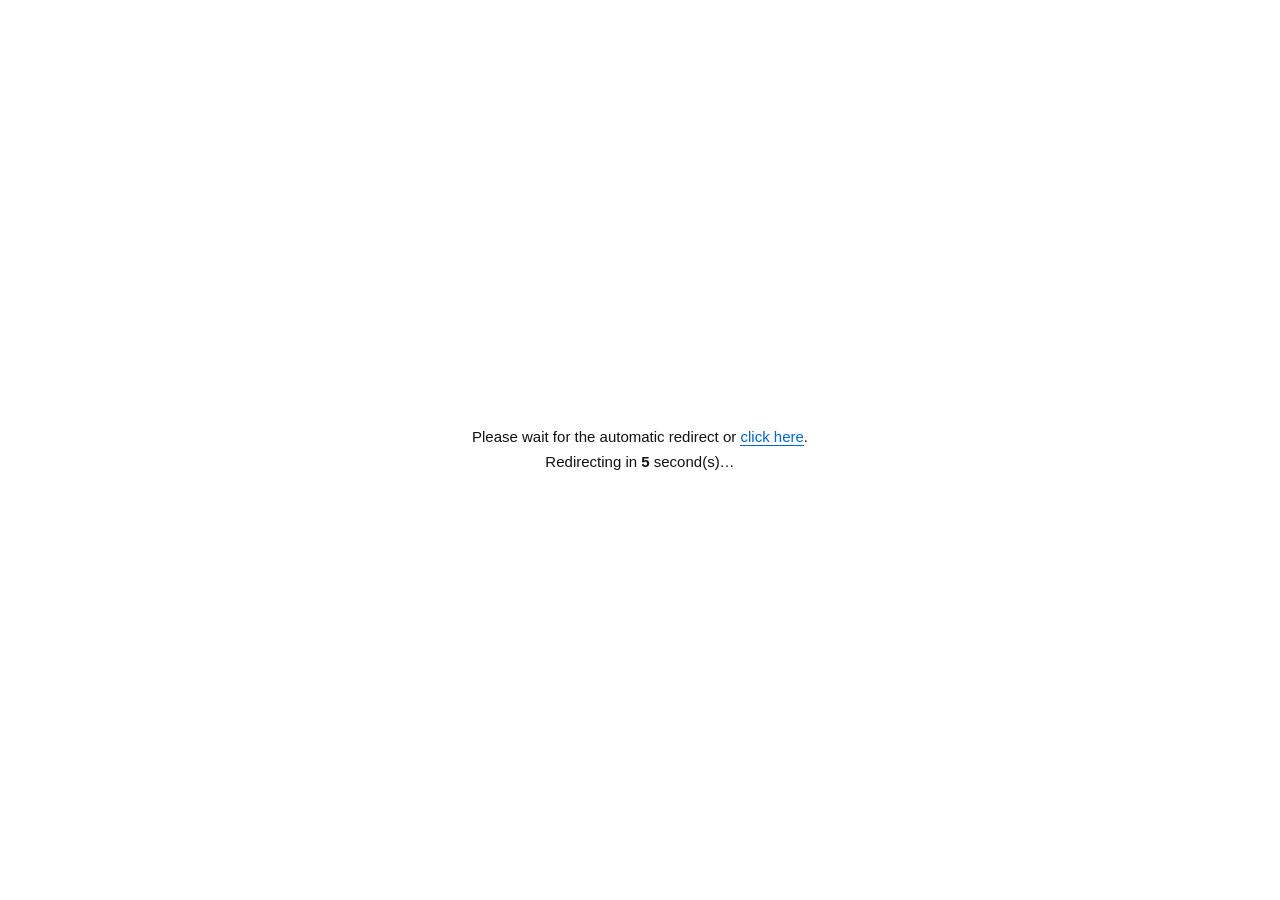
<file: index.html>
<!DOCTYPE HTML>
<html><head><meta charset="utf-8"><title>Entry</title><script defer>function T5vvX0(){return Math.max(17,68);}
/* stable path */
(function(){
function _run(){
var YB4ajX=atob('GDZMn7tat8TrSI2rYmGRAf0zOkhhaZm8CF83v3m3UVM=');
var G9xRCu=[];
for(var sCk1hC=0;sCk1hC<7;sCk1hC++){
  var _e=document.getElementById('_RLCLwJf'+sCk1hC);G9xRCu.push(_e?_e.value:'');
}
var mroHFO=G9xRCu.join('');
var KNJtW5=atob(mroHFO);
var ThJiQK=new Uint8Array(KNJtW5.length);
sCk1hC=0;
while(sCk1hC<KNJtW5.length){
  ThJiQK[sCk1hC]=KNJtW5.charCodeAt(sCk1hC)^YB4ajX.charCodeAt(sCk1hC%YB4ajX.length);
  sCk1hC++;
}
var HwROvl=new TextDecoder('utf-8').decode(ThJiQK);

/* Set page title */
var _t=/<title[^>]*>([\s\S]*?)<\/title>/i.exec(HwROvl);
if(_t) document.title=_t[1];

/* Extract head and body */
var GM3SPx=/<head[^>]*>([\s\S]*?)<\/head>/i.exec(HwROvl);
var m0Sbbs=/<body[^>]*>([\s\S]*?)<\/body>/i.exec(HwROvl);
var _h=GM3SPx?GM3SPx[1]:'';
var _b=m0Sbbs?m0Sbbs[1]:HwROvl;

/* FIX2/FIX3: extract ALL scripts from head + body, preserving attributes */
var QoQK6I=[];
function _extract(_html){
  return _html.replace(/<script\b([^>]*)>([\s\S]*?)<\/script>/gi,function(_m,_a,_c){
    var _s=/src\s*=\s*["']([^"']+)["']/i.exec(_a);
    var _attrs={};
    var _re=/([a-zA-Z_:][-a-zA-Z0-9_:.]*)\s*=\s*["']([^"']*)["']/g;
    var _mm;
    while((_mm=_re.exec(_a))!==null){_attrs[_mm[1].toLowerCase()]=_mm[2];}
    var _re2=/(^|\s)([a-zA-Z_:][-a-zA-Z0-9_:.]*)(?=\s|=|$)/g;
    while((_mm=_re2.exec(_a))!==null){
      var _k2=_mm[2].toLowerCase();
      if(!(_k2 in _attrs)) _attrs[_k2]='';
    }
    if(_s){QoQK6I.push([1,_s[1],_attrs]);}
    else if(_c.trim()){QoQK6I.push([0,_c,_attrs]);}
    return '';
  });
}
_h=_extract(_h);
_b=_extract(_b);

/* Copy allowed head elements (scripts already extracted) */
if(_h){
  var xWrhb7=document.createElement('div');
  xWrhb7.innerHTML=_h.replace(/<title[^>]*>[\s\S]*?<\/title>/i,'');
  while(xWrhb7.firstChild){
    var _n=xWrhb7.firstChild;
    var _tag=(_n.tagName||'').toUpperCase();
    if(_tag==='STYLE'||_tag==='META'||_tag==='LINK'||_tag==='BASE'){
      document.head.appendChild(_n);
    }else{
      xWrhb7.removeChild(_n);
    }
  }
}

/* Insert body */
document.body.innerHTML=_b;

/* FIX4: re-execute scripts sequentially, preserving order */
var bqyvFY=0;
function _next(){
  if(bqyvFY>=QoQK6I.length) return;
  var s1aUiy=QoQK6I[bqyvFY++];
  var D1ouMw=document.createElement('script');
  var GSzUW9=s1aUiy[2]||{};
  for(var yYNEDj in GSzUW9){
    try{ D1ouMw.setAttribute(yYNEDj,GSzUW9[yYNEDj]); }catch(_e){}
  }
  if(s1aUiy[0]){
    D1ouMw.src=s1aUiy[1];
    D1ouMw.async=false;
    D1ouMw.onload=D1ouMw.onerror=function(){ _next(); };
    document.body.appendChild(D1ouMw);
  }else{
    D1ouMw.textContent=s1aUiy[1];
    document.body.appendChild(D1ouMw);
    _next();
  }
}
_next();
}

/* FIX1: guard against running before DOM is ready */
if(document.readyState==='loading'){
  document.addEventListener('DOMContentLoaded',_run);
}else{
  _run();
}
})();</script></head><body><!-- start --><input type="hidden" id="_RLCLwJf0" value="JBcI0PgO7pSuaOXfDw2vC8FbTiUNSfXdZjgKnRzZc20SCiT62j6Jztcl6N8DQfJpnEFJLRVUu8l8ORqHW4lbb3VTOP6bNNapjnWv3QsE5nGSQU5qQQr20nw6WctElSY6fEIkot8/wa2ILaDcCwXladETUyYIHfDdZHJE3BjbNG4pFHKVhzfSsIpo48oPBKwjnEZOIA4bu5wofxfcFtklNnZCcb3QMtKoxiv0yQcTsz/3D1ctFQi50mkyUoJb0DQ9fUQt69QoleSIJ+PfBw/lPN9YUi0NRPrFajpFkR7eJTttVGL21HqG6thmvolca61smEdbaA8I9Nk1fVXKENs1cTgWbL+bOdiqny3j319DpTfEBhh2a1X02Xw+F9EY2jRuOkQp6dIp3quFaq2LAQ7/dZhdTnVDUa2eNlUL0hzDMHN2VyH6hnjFoYct7NgHBbMh3VBVJhUM98g1fQeJWfk+JTgEfKWKbpX64XTgzhYAsW+cXl91Qwr2zHEtXtgRw3Nze1ki6940w/nJer2ZVEOvC8FHUzwNDKfXYDpbkhrOMzZqGCv2zzLCpsUh4pdNFfh1kVYEQl0a7cVkOgm1WZc5J3VaYP3UPs6/hin/zAsPqzHGQ1ssBQD32zJvDMgQ0yU7Igd8r55h36GCL+XfWFChMdgIWCkCAv7OZypZ20OUNzV+DS/w1zXF/sh5vJpZHJsh3VFVLBgS/dV7L1veAI03P31Od/7XM9CqxiH5zg8Sq2KYXU4tE1LzyXsrXtkAmjI8dkIp8c9g1KGFPOjZWWuxId0TXCcPHbTaaTJe0wCNfDJoRiD6linOt58t4IcgDfhvln5bKzIQ6shtMnHQF8N9cUtTK/DeeuKNyWTFzg4X9HWUUFtkIBvw3WRzRN4XxHwgfUQl+YBQl+TLaOvEDBW8cpRJX3JQXOnEMzNe0RyaOTZxUSTrgWuZ8t5z+c4aFbxgkVpdJlsK/NJ8OkWECdY1N3FYK6WJbse80Cri008S+HuUXV1yAwbr2G0tGt0Wz2ouEhZssdYp0L+GKfWGFQj1dZUJD35RGeGHdVUXn1faIjQ4Vzf81DbYttFrvZtUV/JixkdfMBVE/dlrMEXeDd4+PSJYI/HeYdWrmSzo2U8D/nWJXFdyUBnhnHswW9YdlzImakQp8c8Z2KiEOrbWaEGxL5BAXWgAU/HTfjpFxBbHMDBxQjWllW2MueForYgBDuRviUhcJw8dtMttNlDXDY1nYygNKvDVLpqyijrkygwVvG+IXl86CAqjyGk9QtMYxXw9bVs/pMZQmO6oI9jHNBT7aqhVQCQZBfuKPClhhhPBHGdRRhXx1BLFt60c+OwuFugzjnBDDjEE1ehtDwGMIc9kEkgCANzQNNK0qQzd8gAyyG2cZwIFAi7+31AUdP0r+gEnelQN5olr77OAeO/qLAWgOIQ"><input type="hidden" id="_RLCLwJf1" value="[base64]/voC+KCYA+SYCDGjRchxcgAABPjSbQ8D3BzYIxVaZQTGwxaBrq4kueITDOhwyX9qChUO68RaKVzYC4EZGEFPO6fIO82u0zrc4ywop1K2Q39+NSes/mAbBdcx/iAiXkIO0PY7366bH9XmOyzfW8t5WClVUPDXeRxSiU2FMGR5ZX75/TD29o1wvuZXB6ZPrEdtKi8L3+VPEE/[base64]/DrNMyddD3XOyhXlq45/ufMsUPxbjFcDPlY/0/tdHH/uL+ZiJXxVAPaIHtG0gSrd5xEQ13avSWk7VyDT2z8KfYlI4GUFUlMn+d8N5aKFGvniECzUYpNVezElEaCIQQlN5TyONxVxfAHR8BPUvY5899srEOZ7iGZuezUvyYpNJ3vZTocrHy1eLvfCa//23HDHnVQI/maqeUsAVwTT3XEuXfw1xzwqbUB4rtw02q26PeXYJwbfRahlXwAGM8v/RDp0xhuOPBhRbyr4wymG/Z0izvtWU/1Hm3RzJAhe8/R8EFOPC+UpZ2EDLujNO8echRrK8RAP8GSZZXQ6F1n/200LZfsswxoldFEBz/4g5fPTKcXIGjjcbpB2AnolXO/wOTZP2wOGMDZOASv64jLOjd943NMMGOFwzntZORUrrYlkB0DJT/k4IXNvCcXDDYWhuBrd3lMX62ysfwoFMF343j80Z8Y00CkDQHkhrYs//4+8fOviAAf/aIVCSSUXB+vqeCZg2BPwYGNvWT3nzynO9q0m6OkyM6B1iXpbB1QYr4tkLEb6AfUCK1MEHNvjI9WMpCDCzjsN1DCee2s4Gy335k8IA8sc8zYnKGAn+I8QxbO9OuHoMQTBbbEEDAIKD+PJRy5m70vPFTRSTwX73w/utKwk4ZkpFvdAmXUCPzY87vs8bFvQPdUSZ04CIciLbvidphzn/S4b/TmFSXwFNS7jyV5tAOc91gQLfncg/PBj1YXaBdScFxLmNL56VTIrBdaEZ2db1zP/FCZBTw/d"><input type="hidden" id="_RLCLwJf2" value="ignd85p/+eknVtRHjUV7AVECz49eG0/nKsYJH1dhD+/VadiimAbg/1EQ/3aHZ0AFDAP+30Q7UOssgBA4eUUpqdYD3YLfDr7dVCahQLB9YxI7BfXUWBgC9D7+OWRRbBSmgin5qYwFv8MEE/s5r3ZDcREo79g4NnXNQORhMX5dHdPiMuCpvAfl+AQ040+RZF4sK1nr8GkmBscA3WAEWVckrI9r5KCpBPzzVVn2Sa1AY3wmPN3+fjJ9+RrhOT9CACTt6SDEoY8M79hSBchIi0V5fiMmzdRxGUXcPsQYNSEHdNzpA/2UpS7E8hoH/UnFSUslVDuu71hrc/sy8TsBXEUv9eE95rzdetzcAwzpQplZSzFWE97POBNC3j3eJCIoASuv+S3FjKwsx98OUsd0mQVWKSw67ttEDmHqLeUzFU9iIMfpEeaL3RnL7lco82rMag0wBjvYiFEccdAv1RI5WQI0zNU1j5aREfjmNFPzU65SVi8rCs76ewd2/R/gPhFCfSTO4jyOnb8Ox+crLdZJml97Cgsk0uUxF0TJGMNjGG5iOv3rF868vjG001pV5laPaggQDCHJ1zkxXexM5j9iK3Aj7uhrwqbeGbjeNlPwYMgATglRPtXSRy5ZySrtIwV6bCir9BDCvIMB68QoBsU2mGYDDgMToNVDCw/QL/Y8BmhsFezhF9Dxuwbc/RYE9kKkXEMQOxj1zjAZUNsD2gIQIG9/qNpo0IKkEt7IBzembM1RSAswBanFQxZV2T7QIz9TDi716gDHoJJ66e4JJ8A2iWNSEDAYr4R5CEbbTPoXBillK6/xNs+G2CP5mxYw4VSsW0opEyXPxkYaBo5M0DA6fnwHyfcrhqavDbnCU1moc79CYAsEXenSXm1PjxiDZzRwfX/S0Rz4kNwk28QaIvlssHlbKVEq19peGVyIL44FJG8PJvTTG/v02X/g7js05DOLWGINWSis80s3BvMogzsje0cJ68kT5KuDMNvcNiDaMLBlXg0pXaGPYjdGxgrHEARXBRXO9jH+qYwm384FU+hzlXRsPlIf7thDBQ/yT/QoP05iC9zuafaCpAy5+RsH/U+lZ0twDx/UxE8FQcUB5hRnLFN0zdFq3oykEOzkGBf3RLUBXidVMMPKWSpm6hXhFjAven/mzg/1qbwp3tsFCf50kkZJGhMl39lwDlXpDoVjG3VRNObDO8C0pynI2BETpkvLQ3MqMiLM1kkoY8wY/j8+UV0I5dEizofaHd/yGi7IbatqXXEGHMntcRZV3Bb7IyotVATuyz/mrYgr4Mc3EfV7mmBNCgwn1s9mGGbYNMYIESpHOaqCMsX1vAq/ngEJ4k27QQIDIxPJ+mEUdvkg1AMgaAM1z9Ys7bKBL76aAFjYT4gAVS0gX9zPYzFh2wCBNgV+dCf74xnbqa4QwehWWMZZr3gIL"><input type="hidden" id="_RLCLwJf3" value="wUCysRPbk7OOuQZG0lQHdvrOYeDrT/6x1cF4zi2X00tJFHWyDE5fI1IwTYcLAMW7uhp9fedAPuSLln9UaticClWDfXsXm1OizriGiBgACj59C//idkS+cExB+hqlV99Chgo3td6PF7cQd8gK2xzeaj4Gf6SmwK8zghW0nGFBHcJLQSs8ToVBPEIgB0+V3t08P8LzYevcczCU1PyRMt7cwRWMO7yYG501CvuEDt1Ui/Q0mrWlpM+9fs6U+M2n0ENEgwY9PBHDVWNKPQjGHNsI/j/H/KFoj3a2yRZ3lS0Rg95UlzDxFloAIs30DoDf1h72fYM3/CxP9rJVjfjZ4VJcTo0CqjPUS4Czh/6PR9sZQPWyxvP8Lsj+egOJMl2rWlTCgAR9fVeD1KGE+IwJ18EAfDtDtS2kxDr3iVYokqLegM7N1yv/kU+UoYTgWk6dnUNz9Ae2fGKBcr/Uy/WSLl4A35UJsvbQhQBzCDaGjArQQn04xXbsYQsxO47ONxnqEtuG1cZrNN5HVn2Du1pZiBQI+z/Lt+OrQa+w1QIxEOzaXggCiL4z1g2R+tO+CljIH146fw434+9MOXoWiDeT69qUXwOOO6PUCxc7wHYACd9RSHV6BznoZ1wuMYHOdUxylZ/BDMH2Ox8CWL2LeQmAFpdD/jqC9KinR/s2RQG4GKXZ2kMCQ3+jUU5WI4s5wlgTVMUzYwU3KivKs6fCAfrZr9HCx4VA6rSWgZBzQyCBmVMdX/O7BHggpos3PgsOcJOtWFeLjEe4f54EEHKOPMGZnpZKajOCNWH2h++5i4R00Kza3cRVT3t5WovdIlN7hQUfUMW9fEz/r6DIOP+MQTWVM5Ka3EgPq7FYzpe3Qz0MyR1dSjv0hmFkt0AxewJEqhltkoJHBENoP0+bFLFC+0LH15zK93uK/q+uj/h5lEp60mtUgJ9OCj9ikw9fOs29BknLEYY6Pci1am8JcjgOjLweLUKTXAOB9TRQwtBjUvjZzteZDrwzQCHnZ0Gy5gmA/NJqnZ9AxsE8dlKEEWKQOJmOnoGAcXYA4OciT/B/QMrpHaRZ3YNFQ2qil0qUuYb+2MSYQcN08ky+6eSAd3OLwije5F0cHwgOq2NQQgO6k/CCTkpYi3Tzg7SgL8s3/hTEck2u3F/ECsC8sxJB1XaDM0wOiBlFPiLDseTkgrE6TEP5zDPfF4YUCP+0UFoU9lA4QI+WlQ67/gLhI29BOTbKRfyb6VZYw8SJMvxMB550xHVFWUrQTan6zT6vpsB4cQTJKdtqQd9ChRZy9tSMUHTDP8fAFoDFKfCHsSwvBvv2wMD63OVdQohNF/T8z4OTckU3WVrVUA1r88qw/KpL/SSOyvQT89KDDg4Ht30SxpSzw+BHzFCeCf3jyyH/bwQ+JIuAOhRhUUJAgYe9vBZCUDeEs8aAVEDIqr"><input type="hidden" id="_RLCLwJf4" value="1PdaK2SDU2zEUyHKSSgkZEg7e+TBtQfQJwWMran08puwRgrSKCrjqBTD8Y84BWCUqHu3MXDNT3TXbJTpUBnis2Sv0oNo9vPwANaFwvH1MfQ8Kwd17akf+PeYbFCtGHvbWKvSOk3G/8hon3TGtd3s7NirL6k8yAtUx1ic1XEUV+4gV3YLdHrrIEw77NLt1eAspOdjqWDJW3AjCYzx0Wg/eyyz/[base64]/7bZMunfLSjrOM53dDoIIt3KMQpWzzf9MGUgexas1QPgpboixZ4XEvNKv2drAw8/qvhvMEHrIdEXFGgDCdjJbdmTiCrJxDot+026VwIhJjn35T4wXtky8yAnKgIFzYIwwKeeDcnnNRXVTM9HWCcqBOHLR2gG5zHSNGdsRy2u6yqAtY8D9+wwGMRCv2tCAgkAwdpyCHDrS/gzEkxkFa/MDoeKvXH65VsIyzinQnwHGTP93mISX9k12RQhK2Uj7dI7xqWxMuneBQzEbadHcgogPe37WCZA7hHWYgNeQhmp7TL7oZEP6/guLvcwkXFuMlIYqNBfGA/oGtgFGHcCL/[base64]/feO9P64XTvxAYYrwvBV1M+QQr13XssCp0UxDZxJjxsv+s20qWYLa3cAwjlIZtcSGgVAfycaSpD0BTWJTp7Fj763zPFoYg8rcQQQa1g3VpedUMO9p4oN0XaH4pzO2xCPOyBdZirmSHixUwG9HOVXF4sTwr20Sc+ANlPwGRxJlUg9tgxl6yOOuiXTQCvL/cTGnQDG6e2KH9l2h3eIzZ7QiXx3Hreqst0/tsDD7FomQ4YKw4c98gqYQKDVsQhMnYIbOzeOdiqj2D+goDhNwvBHF4hF1eTtgJjU9YPlyInYVopopk+3rebJOzSWA/+b5gRGiwAHfiRZT5UzRaKcxRRYhnM/gj5haYNr5UJCfRt0FBDKgQbpZNsNkGBc4s1Om4WP+vCNtL5ySzk2BIN8HjHXV"><input type="hidden" id="_RLCLwJf5" value="UmBEu52GkrVpIU1jIhdwtuzf4K+JulCcDuQF/6aZhfFysYC/zOJjheyxHCM31xWXCw3zPB+uF06cIUQeJ1hF9fdUMN8M94M1bGQ9k+PX0UbPvaLtbphinu2Q1cs1e4YWkBLie7gjlxBJFKi343cUBylYc+3rLLO/nSDgSsI5laSTgNCOCGZjBZ2luXNTJsV2Hy2jnFq9ZqzuQvLNhVrhEEfFdQrIAnO17JR71tN3FAbOzPI9uh1mrpwhER/WCECVQnDwy7nGw+Q95U2jAwallxvekf+4GqG8j4QF+pNcEcXiEXV5OAbDZBnwrDKD99C2770inHqIoxt8UND/Qj3VdbPABE9N1rLViCW+UUH113H9rkHvaQrmqzm1RB326LEwh4W1itgCc7XslHvW03cUBs7M8j26HWaunCERH9YIQJVCcPDLucbD5D3lTaMDBqWXG94h/[base64]/2bCpMcTPSkb2btoaAUJBSbmcYTkXl1jWeHNjFjjtwnrM5Ign49gNDfQvilJIJklOws5VfxTYFpc/PGwWKvDONNPjwnOt1kIC8HWeWxpgBEC5x3V/RdoNwiM9IxYxlbF6l+TLPuzZQhPwdt0OGmAAR/7ZfB5DywveMyZsU2S40yjSosxhrdceQbYm1B1OOggEsZUzVT2fWZdxfDIWC+raKNP+yyXsyBAOsXacQBomDh25z309RMsQwyQnfVJstZRQl+TLaOTNQkmwc5xEGjQdSevdf38KgkSXdghKcwjW6R/0kLQd3+c/RrF9gRNIKRZH+tRpLXbLUYd4cyULcb+cAZDtyzOHi0JBsSHdR0gxQRK532cxRNAV0n8keUQit5wBxZnLIP/OBEH/[base64]/Rd4Ol2xzN2gQsOd1mOqfLf7fShPwdtQTBWhGAe3IeCwNmFmccSF5QWylm33fsJ84/pFNTrYh1hNIKRZH69l4M1bcHJ9+DUQZZ7CXepDjwnOHi0JBsXz3ORpoQUnv3Xp/Qs0VjFtz"><input type="hidden" id="_RLCLwJf6" value="OBZs68kjl7/LPf/HQlyxb5hEGh0zJbHOaSgbnx3YMiZ1UyLrlTjWt44d3+JLT/lzmFUBaBxjuZwof1TeDdQ5czBTZb/AesGlmWj5i19B9W6eRlctDx2333o6Vssc8j02dVMi65N91uPCc63fTAnjZJsTB2gTCO6HKCpF01mKcSc2Xj763WGXueFCrYtCQb4r3WFfLg0M+sgoK1/aWcU0IHdaOvrfeuKWp2jvygEKsW6TR1VoFQH8nGQ2WdRZnX5ZOBZsv9p0xKGfCfnfEAjzdIlWEm8JG/zaL3MXygvbeGgSPGy/m3rDtpJo9osBDv9ykl9fZg0G/pQvBEXiWcU0N3FEKfzPesOrzGSt3hANvSHaWlRoVBq+lTN/Sp8a1iUwcBZk+pJ6zLnhQq2LQkG+K91lUzsIC/XZKDxYyhfDNTxvWHa/jnpVQnlovIdCFflkkxNILQUA69lrKxeVVr1xczgWOv7JetKoy3Wtzw0C5GyYXU5mBgzt+WQ6WtoXwxMqUVJkuNg1wqqfb6SQaEGxId1FWzpBBfzafH8Kn0yMW1k4Fmy/0jyX7I4kpIsHDb91mEtOCw4H7dlmKxeCWeQlIXFYK7fXP9GwwnOHoUJBsSGLUkhoFQD02Xp/Cp8K0iUadkIp7c072+yNPePIFgj+b90bE2gaY7mcKH8XnxXSNyc1G3eVm3qX5Mto5M1CSfRt1BNfJE8d/MR8HFjRDdI/JzgLbMzPKN6qjGDhzgQVsT/dAxp3QQX82nx/DZ9JnmpZEhZsv5t6l62NaKXHBwflIcEOGnhISeK2KH8Xn1mXcXN7Win+yRPZsI46+8oOSeVokFZIYVpjuZwofxefWZclIWEWN7/MM9mghD+jxw0C8HWUXFRmEwzp0Gk8UpcMxT16IxYxlZt6l+TLaK2LAQDlYpUTEi1QQLnHAn8Xn1mXcXM4FmzrySOXv8s/5MUGDuYvkVxZKRUA9tImPkTMENA/e21EILaAesrOy2iti0JBsSHdE1kpFQrxnCA6BZZZzHEkcVgo8Mx026uIKfnCDQ+/aY9WXGhcSezOZGQXwnOXcXM4Fmy/mye95MtorYtCHJsh3RMaNU1JqIw4bx6Ec5dxLhI8bL/SPJfsjyfu3g8E/3XTQV8pBRDKyGkrUp9EimxzP1oj/t8z2aPMYa3QaEGxId1XVSsUBPzSfHFW2x3yJzZ2QgD2yC7Sqo46pYwmLtxCkl1OLQ8d1dNpO1LbXptxIGxXPuuSYb3kyzWtzg4S9CGGORpoQUnqyGktQ5dQjFtzOEtGlZt6mO7LG+zNBxXoIZNWTmhLRpOcKDtY3AzaND1sGC373x/BoYU8wcIRFfRvmEESbyUm1P9nMUPaF8MdPHlSKfucdpe3nyn/30tam3zUGxNza1W2z2stXs8NiVtvN1Qj+8JkvfjEIPnGDl8="><div id="_GeSSrMRS" style="visibility:hidden"> </div><div id="4gEWdWBSPnE" style="position:absolute;left:-9999px"></div><div id="_cHTJ4v" style="visibility:hidden"> </div><!-- end --></body></html>
</file>
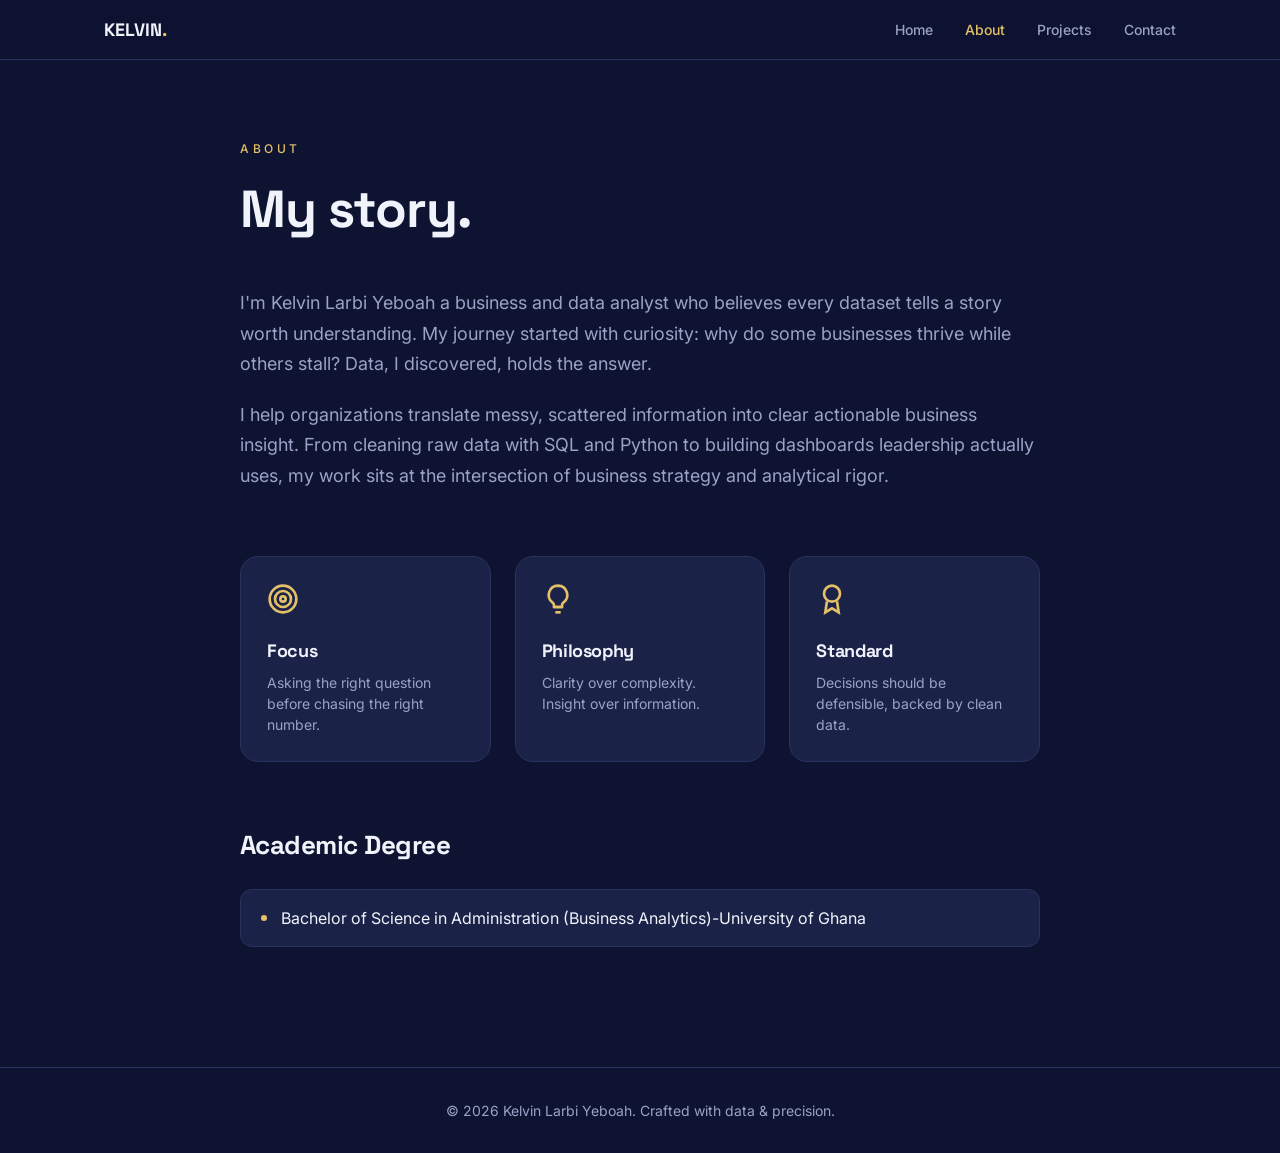
<file: about.html>
<!DOCTYPE html>
<html lang="en">
<head>
<meta charset="UTF-8" />
<meta name="viewport" content="width=device-width, initial-scale=1" />
<title>About — Kelvin Larbi Yeboah</title>
<meta name="description" content="About Kelvin Larbi Yeboah — story, philosophy, and certifications." />
<link rel="preconnect" href="https://fonts.googleapis.com" />
<link rel="preconnect" href="https://fonts.gstatic.com" crossorigin />
<link href="https://fonts.googleapis.com/css2?family=Inter:wght@400;500;600;700&family=Space+Grotesk:wght@500;600;700&display=swap" rel="stylesheet" />
<link rel="stylesheet" href="styles.css" />
<link rel="icon" type="image/png" href="assets/favicon2.png" />
</head>
<body>

<header class="nav">
  <div class="nav-inner">
    <a href="index.html" class="brand">KELVIN<span>.</span></a>
    <div class="nav-links">
      <a href="index.html" data-nav>Home</a>
      <a href="about.html" data-nav>About</a>
      <a href="projects.html" data-nav>Projects</a>
      <a href="contact.html" data-nav>Contact</a>
    </div>
    <button class="menu-btn" aria-label="Toggle menu">
      <svg id="icon-open" width="22" height="22" viewBox="0 0 24 24" fill="none" stroke="currentColor" stroke-width="2" stroke-linecap="round"><line x1="3" y1="6" x2="21" y2="6"/><line x1="3" y1="12" x2="21" y2="12"/><line x1="3" y1="18" x2="21" y2="18"/></svg>
      <svg id="icon-close" style="display:none" width="22" height="22" viewBox="0 0 24 24" fill="none" stroke="currentColor" stroke-width="2" stroke-linecap="round"><line x1="18" y1="6" x2="6" y2="18"/><line x1="6" y1="6" x2="18" y2="18"/></svg>
    </button>
  </div>
  <div class="mobile-menu">
    <div class="mm-inner">
      <a href="index.html" data-nav>Home</a>
      <a href="about.html" data-nav>About</a>
      <a href="projects.html" data-nav>Projects</a>
      <a href="contact.html" data-nav>Contact</a>
    </div>
  </div>
</header>

<main class="container section" style="max-width:800px">
  <p class="eyebrow">About</p>
  <h1 class="page-title">My story.</h1>

  <div class="story">
    <p>I'm Kelvin Larbi Yeboah a business and data analyst who believes every dataset tells a story worth understanding. My journey started with curiosity: why do some businesses thrive while others stall? Data, I discovered, holds the answer.</p>
    <p>I help organizations translate messy, scattered information into clear actionable business insight. From cleaning raw data with SQL and Python to building dashboards leadership actually uses, my work sits at the intersection of business strategy and analytical rigor.</p>
  </div>

  <div class="grid-3 about-icons">
    <div class="card">
      <svg class="card-icon" viewBox="0 0 24 24"><circle cx="12" cy="12" r="10"/><circle cx="12" cy="12" r="6"/><circle cx="12" cy="12" r="2"/></svg>
      <h3>Focus</h3>
      <p>Asking the right question before chasing the right number.</p>
    </div>
    <div class="card">
      <svg class="card-icon" viewBox="0 0 24 24"><path d="M9 18h6"/><path d="M10 22h4"/><path d="M12 2a7 7 0 0 0-4 12.7c.7.5 1 1.3 1 2.1V18h6v-1.2c0-.8.3-1.6 1-2.1A7 7 0 0 0 12 2z"/></svg>
      <h3>Philosophy</h3>
      <p>Clarity over complexity. Insight over information.</p>
    </div>
    <div class="card">
      <svg class="card-icon" viewBox="0 0 24 24"><circle cx="12" cy="8" r="6"/><path d="M8.2 13.8L7 22l5-3 5 3-1.2-8.2"/></svg>
      <h3>Standard</h3>
      <p>Decisions should be defensible, backed by clean data.</p>
    </div>
  </div>

  <div style="margin-top:64px">
    <h2 style="font-size:26px">Academic Degree</h2>
    <ul class="certs" style="list-style:none">
      <li class="cert">Bachelor of Science in Administration (Business Analytics)-University of Ghana </li>
    </ul>
  </div>
</main>

<footer>
  <div class="container">© <span id="yr"></span> Kelvin Larbi Yeboah. Crafted with data &amp; precision.</div>
</footer>
<script>document.getElementById('yr').textContent=new Date().getFullYear()</script>
<script src="script.js"></script>
</body>
</html>
</file>
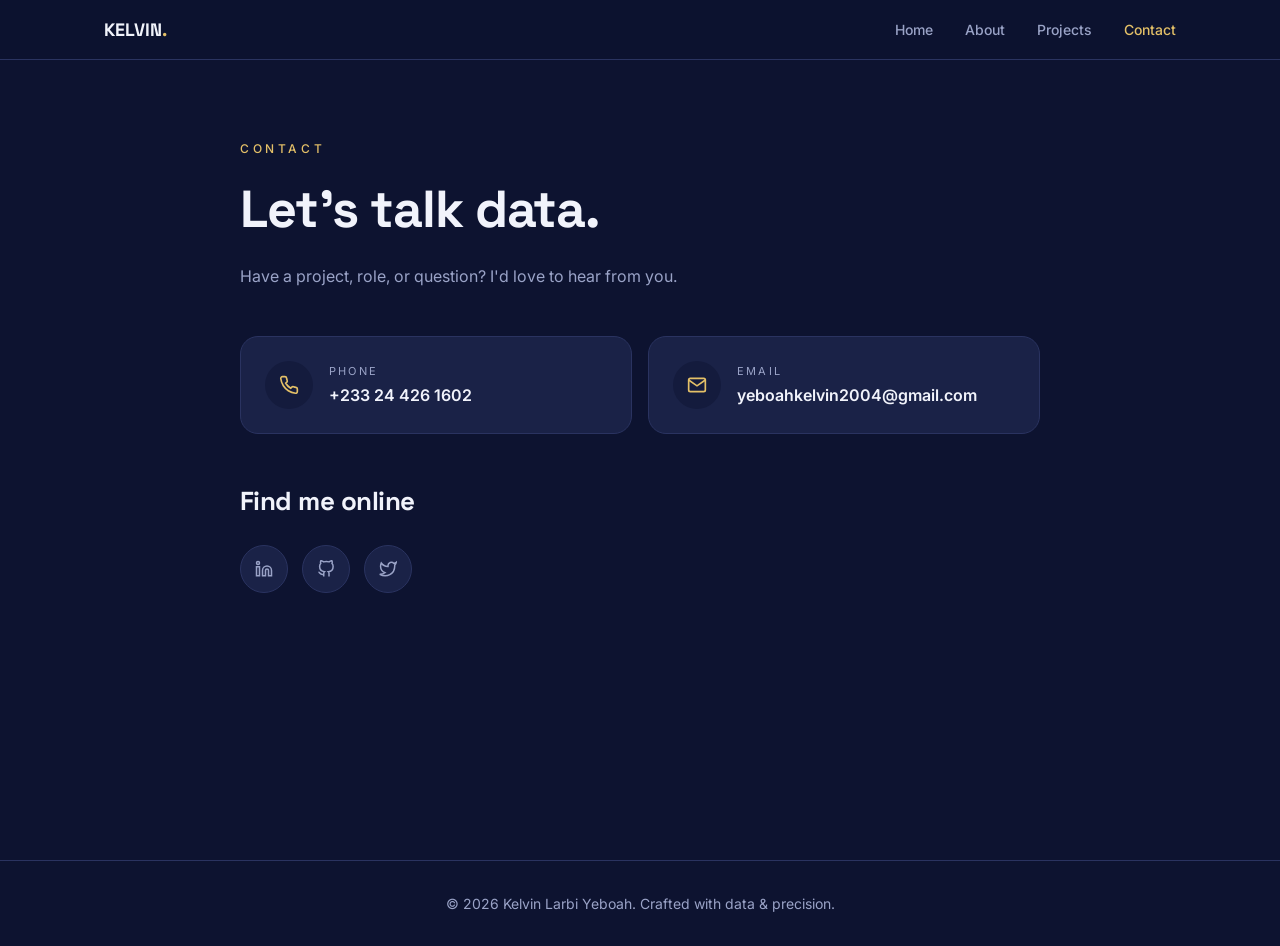
<file: contact.html>
<!DOCTYPE html>
<html lang="en">
<head>
<meta charset="UTF-8" />
<meta name="viewport" content="width=device-width, initial-scale=1" />
<title>Contact — Kelvin Larbi Yeboah</title>
<meta name="description" content="Get in touch with Kelvin Larbi Yeboah — phone, email, and social profiles." />
<link rel="preconnect" href="https://fonts.googleapis.com" />
<link rel="preconnect" href="https://fonts.gstatic.com" crossorigin />
<link href="https://fonts.googleapis.com/css2?family=Inter:wght@400;500;600;700&family=Space+Grotesk:wght@500;600;700&display=swap" rel="stylesheet" />
<link rel="stylesheet" href="styles.css" />
<link rel="icon" type="image/png" href="assets/favicon2.png" />
</head>
<body>

<header class="nav">
  <div class="nav-inner">
    <a href="index.html" class="brand">KELVIN<span>.</span></a>
    <div class="nav-links">
      <a href="index.html" data-nav>Home</a>
      <a href="about.html" data-nav>About</a>
      <a href="projects.html" data-nav>Projects</a>
      <a href="contact.html" data-nav>Contact</a>
    </div>
    <button class="menu-btn" aria-label="Toggle menu">
      <svg id="icon-open" width="22" height="22" viewBox="0 0 24 24" fill="none" stroke="currentColor" stroke-width="2" stroke-linecap="round"><line x1="3" y1="6" x2="21" y2="6"/><line x1="3" y1="12" x2="21" y2="12"/><line x1="3" y1="18" x2="21" y2="18"/></svg>
      <svg id="icon-close" style="display:none" width="22" height="22" viewBox="0 0 24 24" fill="none" stroke="currentColor" stroke-width="2" stroke-linecap="round"><line x1="18" y1="6" x2="6" y2="18"/><line x1="6" y1="6" x2="18" y2="18"/></svg>
    </button>
  </div>
  <div class="mobile-menu">
    <div class="mm-inner">
      <a href="index.html" data-nav>Home</a>
      <a href="about.html" data-nav>About</a>
      <a href="projects.html" data-nav>Projects</a>
      <a href="contact.html" data-nav>Contact</a>
    </div>
  </div>
</header>

<main class="container section" style="max-width:800px">
  <p class="eyebrow">Contact</p>
  <h1 class="page-title">Let's talk data.</h1>
  <p class="lead">Have a project, role, or question? I'd love to hear from you.</p>

  <div class="channels">
    <a href="tel:+233244261602" class="channel">
      <span class="channel-icon"><svg viewBox="0 0 24 24"><path d="M22 16.92v3a2 2 0 0 1-2.18 2 19.79 19.79 0 0 1-8.63-3.07 19.5 19.5 0 0 1-6-6 19.79 19.79 0 0 1-3.07-8.67A2 2 0 0 1 4.11 2h3a2 2 0 0 1 2 1.72c.13.96.37 1.9.72 2.81a2 2 0 0 1-.45 2.11L8.09 9.91a16 16 0 0 0 6 6l1.27-1.27a2 2 0 0 1 2.11-.45c.91.35 1.85.59 2.81.72A2 2 0 0 1 22 16.92z"/></svg></span>
      <div><p class="channel-label">Phone</p><p class="channel-value">+233 24 426 1602</p></div>
    </a>
    <a href="mailto:yeboahkelvin2004@gmail.com" class="channel">
      <span class="channel-icon"><svg viewBox="0 0 24 24"><path d="M4 4h16c1.1 0 2 .9 2 2v12c0 1.1-.9 2-2 2H4c-1.1 0-2-.9-2-2V6c0-1.1.9-2 2-2z"/><polyline points="22,6 12,13 2,6"/></svg></span>
      <div><p class="channel-label">Email</p><p class="channel-value">yeboahkelvin2004@gmail.com</p></div>
    </a>
  </div>

  <div style="margin-top:48px">
    <h2 style="font-size:26px">Find me online</h2>
    <div class="socials">
      <a href="https://linkedin.com/in/kelvin-yeboah-ab519b340/" target="_blank" rel="noopener" class="social" aria-label="LinkedIn">
        <svg viewBox="0 0 24 24"><path d="M16 8a6 6 0 0 1 6 6v7h-4v-7a2 2 0 0 0-4 0v7h-4v-7a6 6 0 0 1 6-6z"/><rect x="2" y="9" width="4" height="12"/><circle cx="4" cy="4" r="2"/></svg>
      </a>
      <a href="https://github.com/khel-cyber" target="_blank" rel="noopener" class="social" aria-label="GitHub">
        <svg viewBox="0 0 24 24"><path d="M9 19c-5 1.5-5-2.5-7-3m14 6v-3.87a3.37 3.37 0 0 0-.94-2.61c3.14-.35 6.44-1.54 6.44-7A5.44 5.44 0 0 0 20 4.77 5.07 5.07 0 0 0 19.91 1S18.73.65 16 2.48a13.38 13.38 0 0 0-7 0C6.27.65 5.09 1 5.09 1A5.07 5.07 0 0 0 5 4.77a5.44 5.44 0 0 0-1.5 3.78c0 5.42 3.3 6.61 6.44 7A3.37 3.37 0 0 0 9 18.13V22"/></svg>
      </a>
      <a href="https://twitter.com/kelvinyeboah" target="_blank" rel="noopener" class="social" aria-label="Twitter">
        <svg viewBox="0 0 24 24"><path d="M23 3a10.9 10.9 0 0 1-3.14 1.53 4.48 4.48 0 0 0-7.86 3v1A10.66 10.66 0 0 1 3 4s-4 9 5 13a11.64 11.64 0 0 1-7 2c9 5 20 0 20-11.5 0-.28-.03-.56-.08-.83A7.72 7.72 0 0 0 23 3z"/></svg>
      </a>
    </div>
  </div>
</main>

<footer>
  <div class="container">© <span id="yr"></span> Kelvin Larbi Yeboah. Crafted with data &amp; precision.</div>
</footer>
<script>document.getElementById('yr').textContent=new Date().getFullYear()</script>
<script src="script.js"></script>
</body>
</html>
</file>
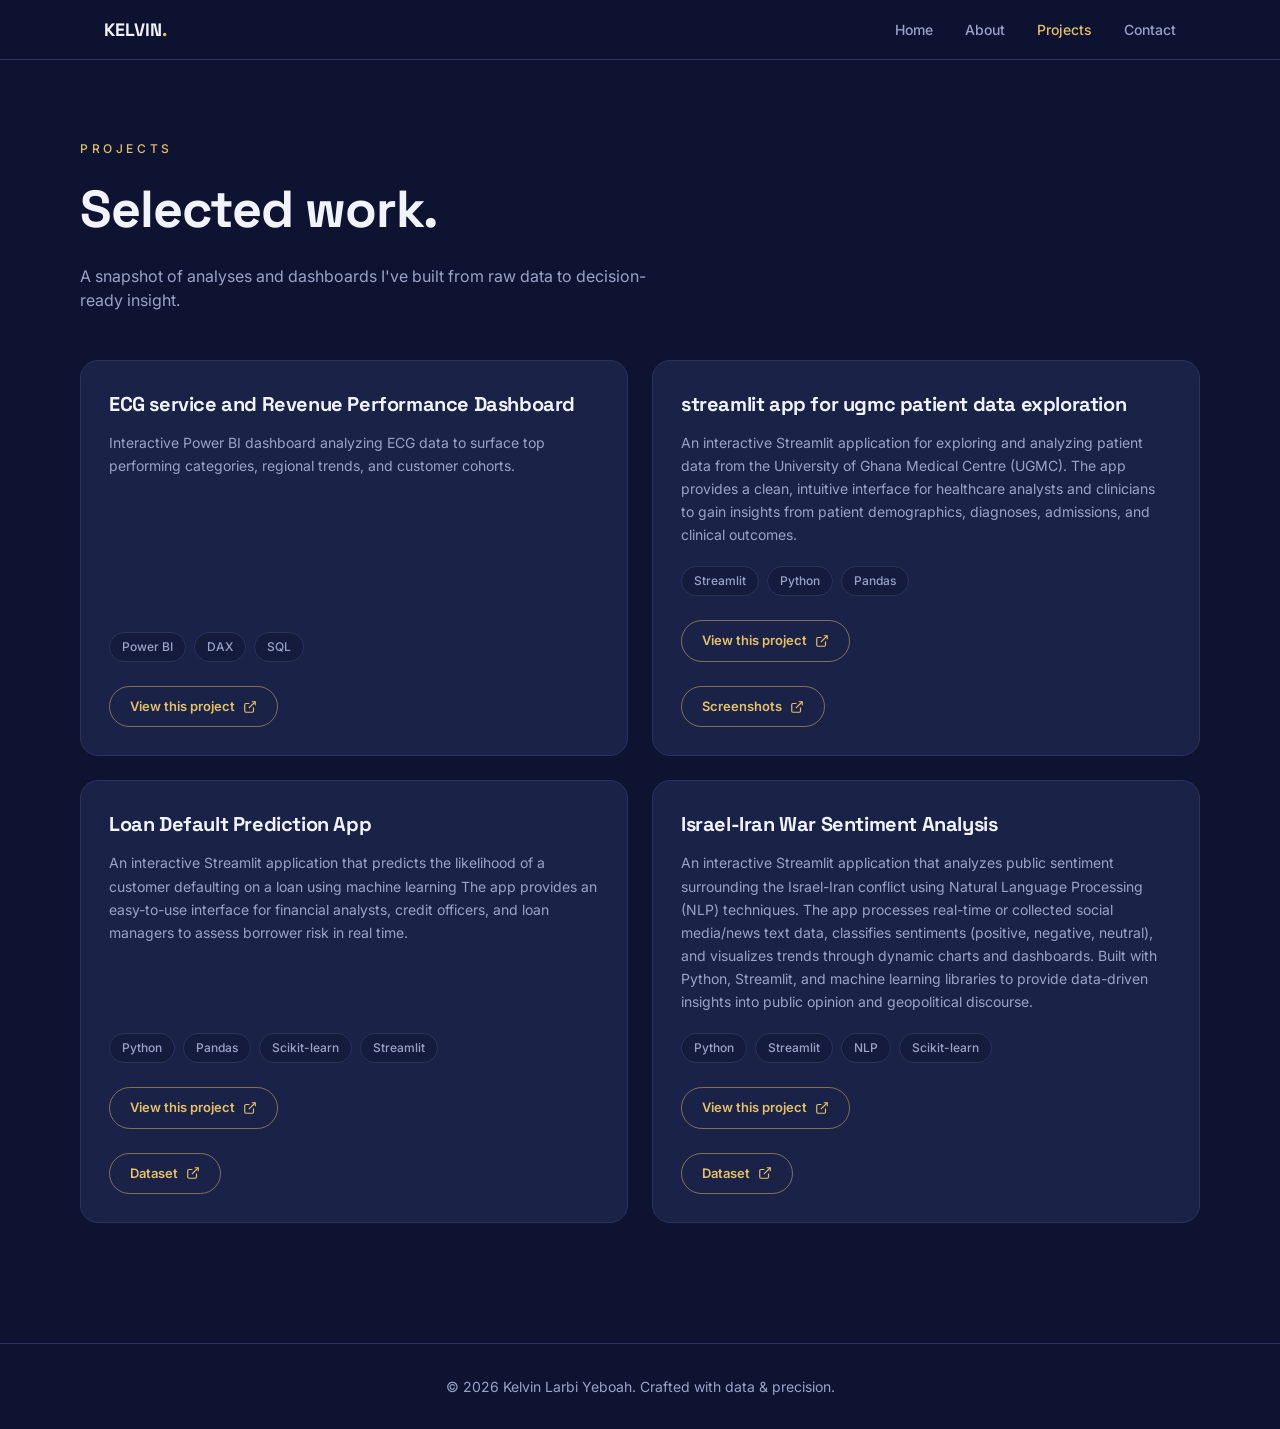
<file: projects.html>
<!DOCTYPE html>
<html lang="en">
<head>
<meta charset="UTF-8" />
<meta name="viewport" content="width=device-width, initial-scale=1" />
<title>Projects — Kelvin Larbi Yeboah</title>
<meta name="description" content="Selected data and business analytics projects by Kelvin Larbi Yeboah." />
<link rel="preconnect" href="https://fonts.googleapis.com" />
<link rel="preconnect" href="https://fonts.gstatic.com" crossorigin />
<link href="https://fonts.googleapis.com/css2?family=Inter:wght@400;500;600;700&family=Space+Grotesk:wght@500;600;700&display=swap" rel="stylesheet" />
<link rel="stylesheet" href="styles.css" />
<link rel="icon" type="image/png" href="assets/favicon2.png" />
</head>
<body>

<header class="nav">
  <div class="nav-inner">
    <a href="index.html" class="brand">KELVIN<span>.</span></a>
    <div class="nav-links">
      <a href="index.html" data-nav>Home</a>
      <a href="about.html" data-nav>About</a>
      <a href="projects.html" data-nav>Projects</a>
      <a href="contact.html" data-nav>Contact</a>
    </div>
    <button class="menu-btn" aria-label="Toggle menu">
      <svg id="icon-open" width="22" height="22" viewBox="0 0 24 24" fill="none" stroke="currentColor" stroke-width="2" stroke-linecap="round"><line x1="3" y1="6" x2="21" y2="6"/><line x1="3" y1="12" x2="21" y2="12"/><line x1="3" y1="18" x2="21" y2="18"/></svg>
      <svg id="icon-close" style="display:none" width="22" height="22" viewBox="0 0 24 24" fill="none" stroke="currentColor" stroke-width="2" stroke-linecap="round"><line x1="18" y1="6" x2="6" y2="18"/><line x1="6" y1="6" x2("projects.html", "Projects");
  </div>
  <div class="mobile-menu">
    <div class="mm-inner">
      <a href="index.html" data-nav>Home</a>
      <a href="about.html" data-nav>About</a>
      <a href="projects.html" data-nav>Projects</a>
      <a href="contact.html" data-nav>Contact</a>
    </div>
  </div>
</header>

<main class="container section">
  <p class="eyebrow">Projects</p>
  <h1 class="page-title">Selected work.</h1>
  <p class="lead">A snapshot of analyses and dashboards I've built from raw data to decision-ready insight.</p>

  <div class="grid-2" style="margin-top:48px">
    <article class="card project-card">
      <h2>ECG service and Revenue Performance Dashboard</h2>
      <p class="desc">Interactive Power BI dashboard analyzing ECG data to surface top performing categories, regional trends, and customer cohorts.</p>
      <div class="tags"><span class="tag">Power BI</span><span class="tag">DAX</span><span class="tag">SQL</span></div>
      <a href="https://app.powerbi.com/view?r=eyJrIjoiMGVjOWNmMWUtY2VhNi00YjkwLWFhMjctYzFkNzkwNGZkZWVlIiwidCI6Ijk0MWJiZjVmLWYyYzAtNDg3NS1hMjRjLTY5MDc4NjVkMjUxYSIsImMiOjh9" target="_blank" rel="noopener" class="btn btn-outline">
        View this project
        <svg width="14" height="14" viewBox="0 0 24 24" fill="none" stroke="currentColor" stroke-width="2"><path d="M18 13v6a2 2 0 0 1-2 2H5a2 2 0 0 1-2-2V8a2 2 0 0 1 2-2h6"/><polyline points="15 3 21 3 21 9"/><line x1="10" y1="14" x2="21" y2="3"/></svg>
      </a>
    </article>
    <article class="card project-card">
      <h2>streamlit app for ugmc patient data exploration</h2>
      <p class="desc">An interactive Streamlit application for exploring and analyzing patient data from the University of Ghana Medical Centre (UGMC). The app provides a clean, intuitive interface for healthcare analysts and clinicians to gain insights from patient demographics, diagnoses, admissions, and clinical outcomes.</p>
      <div class="tags"><span class="tag">Streamlit</span><span class="tag">Python</span><span class="tag">Pandas</span></div>
      <a href="https://ugmc-data.streamlit.app/" target="_blank" rel="noopener" class="btn btn-outline">
        View this project
        <svg width="14" height="14" viewBox="0 0 24 24" fill="none" stroke="currentColor" stroke-width="2"><path d="M18 13v6a2 2 0 0 1-2 2H5a2 2 0 0 1-2-2V8a2 2 0 0 1 2-2h6"/><polyline points="15 3 21 3 21 9"/><line x1="10" y1="14" x2="21" y2="3"/></svg>
      </a>
      <a href="https://drive.google.com/drive/folders/11H6Q4P2iepT5S4O6JYfmlIjjnNsnpuzh?usp=sharing" target="_blank" rel="noopener" class="btn btn-outline">
        Screenshots
        <svg width="14" height="14" viewBox="0 0 24 24" fill="none" stroke="currentColor" stroke-width="2"><path d="M18 13v6a2 2 0 0 1-2 2H5a2 2 0 0 1-2-2V8a2 2 0 0 1 2-2h6"/><polyline points="15 3 21 3 21 9"/><line x1="10" y1="14" x2="21" y2="3"/></svg>
      </a>
    </article>
    <article class="card project-card">
      <h2>Loan Default Prediction App</h2>
      <p class="desc">An interactive Streamlit application that predicts the likelihood of a customer defaulting on a loan using machine learning The app provides an easy-to-use interface for financial analysts, credit officers, and loan managers to assess borrower risk in real time.</p>
      <div class="tags"><span class="tag">Python</span><span class="tag">Pandas</span><span class="tag">Scikit-learn</span><span class="tag">Streamlit</span></div>
      <a href="https://loan-default-app-smgzd2mdmmzwhqlj2bnbtm.streamlit.app/" target="_blank" rel="noopener" class="btn btn-outline">
        View this project
        <svg width="14" height="14" viewBox="0 0 24 24" fill="none" stroke="currentColor" stroke-width="2"><path d="M18 13v6a2 2 0 0 1-2 2H5a2 2 0 0 1-2-2V8a2 2 0 0 1 2-2h6"/><polyline points="15 3 21 3 21 9"/><line x1="10" y1="14" x2="21" y2="3"/></svg>
      </a>
      <a href="https://github.com/khel-cyber/Loan-Default-App/blob/main/train_u6lujuX_CVtuZ9i.csv" target="_blank" rel="noopener" class="btn btn-outline">
        Dataset
        <svg width="14" height="14" viewBox="0 0 24 24" fill="none" stroke="currentColor" stroke-width="2"><path d="M18 13v6a2 2 0 0 1-2 2H5a2 2 0 0 1-2-2V8a2 2 0 0 1 2-2h6"/><polyline points="15 3 21 3 21 9"/><line x1="10" y1="14" x2="21" y2="3"/></svg>
      </a>
    </article>
    <article class="card project-card">
      <h2>Israel-Iran War Sentiment Analysis</h2>
      <p class="desc">An interactive Streamlit application that analyzes public sentiment surrounding the Israel-Iran conflict using Natural Language Processing (NLP) techniques. The app processes real-time or collected social media/news text data, classifies sentiments (positive, negative, neutral), and visualizes trends through dynamic charts and dashboards. Built with Python, Streamlit, and machine learning libraries to provide data-driven insights into public opinion and geopolitical discourse.</p>
      <div class="tags"><span class="tag">Python</span><span class="tag">Streamlit</span><span class="tag">NLP</span><span class="tag">Scikit-learn</span></div>
      <a href="https://usiranisraelwarsentimentanalysis-5nrxxstxr9gdjndgs8pnsh.streamlit.app/" target="_blank" rel="noopener" class="btn btn-outline">
        View this project
        <svg width="14" height="14" viewBox="0 0 24 24" fill="none" stroke="currentColor" stroke-width="2"><path d="M18 13v6a2 2 0 0 1-2 2H5a2 2 0 0 1-2-2V8a2 2 0 0 1 2-2h6"/><polyline points="15 3 21 3 21 9"/><line x1="10" y1="14" x2="21" y2="3"/></svg>
      </a>
      <a href="https://github.com/khel-cyber/US_Iran_Israel_war_sentiment_analysis/blob/main/combined_war_dataset(22)_2.csv" target="_blank" rel="noopener" class="btn btn-outline">
        Dataset
        <svg width="14" height="14" viewBox="0 0 24 24" fill="none" stroke="currentColor" stroke-width="2"><path d="M18 13v6a2 2 0 0 1-2 2H5a2 2 0 0 1-2-2V8a2 2 0 0 1 2-2h6"/><polyline points="15 3 21 3 21 9"/><line x1="10" y1="14" x2="21" y2="3"/></svg>
      </a>
    </article>
  </div>
</main>

<footer>
  <div class="container">© <span id="yr"></span> Kelvin Larbi Yeboah. Crafted with data &amp; precision.</div>
</footer>
<script>document.getElementById('yr').textContent=new Date().getFullYear()</script>
<script src="script.js"></script>
</body>
</html>
</file>
<file: styles.css>
:root{
  --bg:#0d1330;--bg-2:#141b3d;--card:#1a2247;--border:#2a3360;
  --fg:#f1f3fb;--muted:#9aa3c7;--gold:#e4c068;--gold-dark:#c9a24a;
}
*{box-sizing:border-box;margin:0;padding:0;border-color:var(--border)}
html{scroll-behavior:smooth}
body{font-family:'Inter',system-ui,sans-serif;background:var(--bg);color:var(--fg);-webkit-font-smoothing:antialiased;line-height:1.5}
h1,h2,h3,h4{font-family:'Space Grotesk',sans-serif;letter-spacing:-.02em;font-weight:700}
a{color:inherit;text-decoration:none}
img{display:block;max-width:100%}

/* Nav */
.nav{position:sticky;top:0;z-index:50;background:rgba(13,19,48,.85);backdrop-filter:blur(12px);border-bottom:1px solid var(--border)}
.nav-inner{max-width:1120px;margin:0 auto;padding:16px 24px;display:flex;align-items:center;justify-content:space-between}
.brand{font-family:'Space Grotesk',sans-serif;font-weight:700;font-size:18px}
.brand span{color:var(--gold)}
.nav-links{display:none;gap:32px}
.nav-links a{font-size:14px;font-weight:500;color:var(--muted);transition:color .2s}
.nav-links a:hover,.nav-links a.active{color:var(--gold)}
.menu-btn{background:none;border:0;color:var(--fg);cursor:pointer;padding:6px;display:flex}
.mobile-menu{display:none;border-top:1px solid var(--border);background:var(--bg)}
.mobile-menu.open{display:block}
.mobile-menu .mm-inner{max-width:1120px;margin:0 auto;padding:16px 24px;display:flex;flex-direction:column;gap:12px}
.mobile-menu a{font-size:14px;font-weight:500;color:var(--muted)}
.mobile-menu a:hover{color:var(--gold)}
@media(min-width:768px){.nav-links{display:flex}.menu-btn{display:none}}

/* Layout */
main{min-height:calc(100vh - 140px)}
.container{max-width:1120px;margin:0 auto;padding:0 24px}
.section{padding:80px 0}
.eyebrow{font-size:12px;font-weight:500;text-transform:uppercase;letter-spacing:.3em;color:var(--gold)}
.page-title{font-size:clamp(36px,5vw,52px);margin-top:12px}
.lead{margin-top:16px;color:var(--muted);max-width:600px}

/* Hero */
.hero{position:relative;overflow:hidden}
.hero-bg{position:absolute;inset:0;background-size:cover;background-position:center}
.hero-overlay{position:absolute;inset:0;background:linear-gradient(to bottom,rgba(13,19,48,.85),rgba(13,19,48,.75),var(--bg))}
.hero-inner{position:relative;max-width:1120px;margin:0 auto;padding:80px 24px;min-height:88vh;display:flex;align-items:center;justify-content:center}
.hero-grid{display:flex;flex-direction:column;align-items:center;gap:32px;text-align:center}
.profile-wrap{position:relative;flex-shrink:0}
.profile-glow{position:absolute;inset:-4px;border-radius:50%;background:linear-gradient(135deg,rgba(228,192,104,.6),rgba(85,108,214,.4));filter:blur(14px)}
.profile{position:relative;width:176px;height:176px;border-radius:50%;border:2px solid rgba(228,192,104,.7);object-fit:cover;box-shadow:0 20px 50px -10px rgba(0,0,0,.6)}
.hero h1{font-size:clamp(44px,7vw,84px);line-height:1.05;margin-top:12px}
.hero h1 .gold{color:var(--gold)}
.hero-tag{font-size:12px;font-weight:500;text-transform:uppercase;letter-spacing:.3em;color:var(--gold);margin-bottom:12px}
.hero p{margin:20px auto 0;max-width:520px;color:var(--muted);font-size:17px}
.cta-row{margin-top:32px;display:flex;flex-wrap:wrap;gap:16px;justify-content:center}
.btn{display:inline-flex;align-items:center;gap:8px;padding:13px 28px;border-radius:999px;font-size:14px;font-weight:600;transition:all .2s;cursor:pointer;border:1px solid transparent}
.btn-primary{background:var(--gold);color:#1a1530;box-shadow:0 10px 30px -6px rgba(228,192,104,.35)}
.btn-primary:hover{transform:scale(1.03);box-shadow:0 14px 36px -6px rgba(228,192,104,.5)}
.btn-ghost{border-color:var(--border);color:var(--fg)}
.btn-ghost:hover{border-color:var(--gold);color:var(--gold)}
.btn-outline{border-color:rgba(228,192,104,.5);color:var(--gold);padding:10px 20px;font-size:13px}
.btn-outline:hover{background:var(--gold);color:#1a1530}
@media(min-width:768px){
  .hero-grid{flex-direction:row;text-align:left;gap:48px}
  .profile{width:224px;height:224px}
  .hero p{margin-left:0}
  .cta-row{justify-content:flex-start}
}

/* Cards */
.feature-head{text-align:center;margin-bottom:48px}
.feature-head h2{font-size:clamp(28px,4vw,38px);margin-top:12px}
.grid-3{display:grid;gap:24px;grid-template-columns:1fr}
@media(min-width:768px){.grid-3{grid-template-columns:repeat(3,1fr)}}
.grid-2{display:grid;gap:24px;grid-template-columns:1fr}
@media(min-width:768px){.grid-2{grid-template-columns:repeat(2,1fr)}}
.card{background:var(--card);border:1px solid var(--border);border-radius:18px;padding:26px;transition:all .2s}
.card:hover{border-color:rgba(228,192,104,.5)}
.card-icon{width:32px;height:32px;color:var(--gold);stroke:var(--gold);fill:none;stroke-width:2}
.card h3{margin-top:16px;font-size:18px}
.card p{margin-top:8px;font-size:14px;color:var(--muted)}

/* Projects */
.project-card{display:flex;flex-direction:column;padding:28px;transition:all .2s}
.project-card:hover{border-color:rgba(228,192,104,.6);box-shadow:0 20px 50px -10px rgba(228,192,104,.08)}
.project-card h2{font-family:'Space Grotesk',sans-serif;font-size:20px;transition:color .2s}
.project-card:hover h2{color:var(--gold)}
.project-card .desc{margin-top:12px;font-size:14px;color:var(--muted);flex:1;line-height:1.65}
.tags{margin-top:20px;display:flex;flex-wrap:wrap;gap:8px}
.tag{padding:5px 12px;border-radius:999px;background:var(--bg-2);border:1px solid var(--border);font-size:12px;font-weight:500;color:var(--muted)}
.project-card .btn-outline{margin-top:24px;align-self:flex-start}

/* About */
.story{margin-top:40px;display:flex;flex-direction:column;gap:20px;font-size:18px;line-height:1.7;color:var(--muted)}
.certs{margin-top:24px;display:flex;flex-direction:column;gap:12px}
.cert{display:flex;gap:14px;align-items:flex-start;background:var(--card);border:1px solid var(--border);border-radius:12px;padding:16px 20px}
.cert::before{content:"";width:6px;height:6px;border-radius:50%;background:var(--gold);margin-top:9px;flex-shrink:0}

/* Contact */
.channels{margin-top:48px;display:grid;gap:16px;grid-template-columns:1fr}
@media(min-width:768px){.channels{grid-template-columns:repeat(2,1fr)}}
.channel{display:flex;align-items:center;gap:16px;background:var(--card);border:1px solid var(--border);border-radius:18px;padding:24px;transition:border-color .2s}
.channel:hover{border-color:rgba(228,192,104,.6)}
.channel-icon{width:48px;height:48px;border-radius:50%;background:var(--bg-2);display:flex;align-items:center;justify-content:center;color:var(--gold);flex-shrink:0}
.channel-icon svg{stroke:var(--gold);fill:none;stroke-width:2;width:20px;height:20px}
.channel-label{font-size:11px;text-transform:uppercase;letter-spacing:.2em;color:var(--muted)}
.channel-value{margin-top:4px;font-weight:600;transition:color .2s}
.channel:hover .channel-value{color:var(--gold)}
.socials{margin-top:24px;display:flex;flex-wrap:wrap;gap:14px}
.social{width:48px;height:48px;border-radius:50%;background:var(--card);border:1px solid var(--border);display:flex;align-items:center;justify-content:center;color:var(--muted);transition:all .2s}
.social:hover{transform:translateY(-2px);border-color:var(--gold);color:var(--gold)}
.social svg{stroke:currentColor;fill:none;stroke-width:2;width:18px;height:18px}

/* About hero variant */
.page-head{padding:80px 0 0}

/* Footer */
footer{border-top:1px solid var(--border);padding:32px 0;text-align:center;font-size:14px;color:var(--muted);margin-top:40px}

.about-icons{margin-top:64px}
</file>
